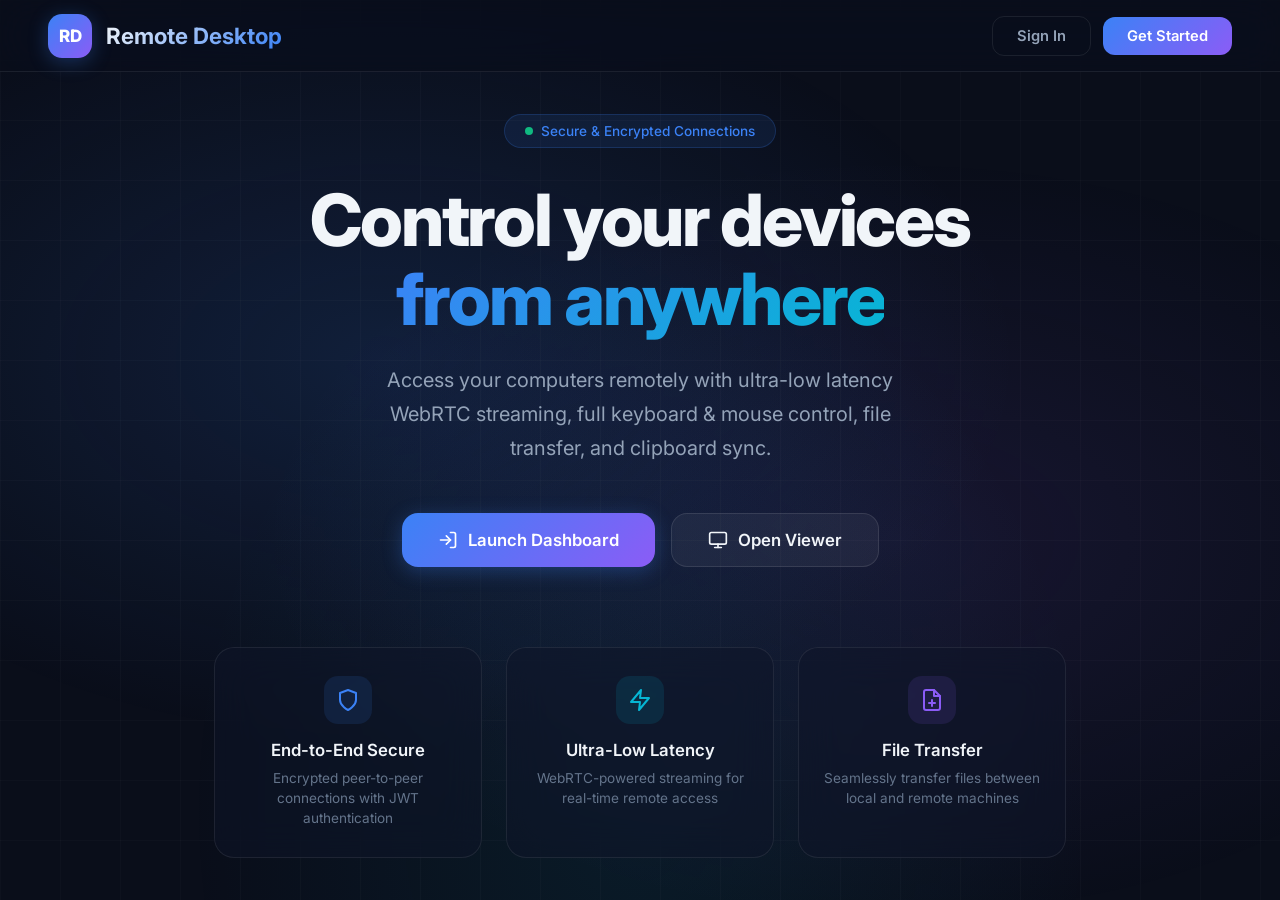
<file: index.html>
<!DOCTYPE html>
<html lang="en">
<head>
    <meta charset="UTF-8">
    <title>Remote Desktop — Secure Remote Access</title>
    <meta name="description" content="Remote Desktop — Securely connect, control, and manage your devices from anywhere.">
    <meta name="viewport" content="width=device-width, initial-scale=1.0">
    <link href="https://fonts.googleapis.com/css2?family=Inter:wght@300;400;500;600;700;800;900&display=swap" rel="stylesheet">
    <style>
        *, *::before, *::after { box-sizing: border-box; margin: 0; padding: 0; }

        :root {
            --bg-primary: #0a0e1a;
            --bg-card: rgba(15, 20, 40, 0.5);
            --border-glass: rgba(255, 255, 255, 0.08);
            --accent-blue: #3b82f6;
            --accent-cyan: #06b6d4;
            --accent-purple: #8b5cf6;
            --accent-green: #10b981;
            --text-primary: #f1f5f9;
            --text-secondary: #94a3b8;
            --text-muted: #64748b;
        }

        body {
            font-family: 'Inter', -apple-system, BlinkMacSystemFont, sans-serif;
            background: var(--bg-primary);
            color: var(--text-primary);
            min-height: 100vh;
            overflow-x: hidden;
            position: relative;
        }

        .bg-gradient {
            position: fixed;
            top: 0; left: 0; width: 100%; height: 100%;
            background:
                radial-gradient(ellipse at 30% 40%, rgba(59, 130, 246, 0.15) 0%, transparent 50%),
                radial-gradient(ellipse at 70% 60%, rgba(139, 92, 246, 0.1) 0%, transparent 50%),
                radial-gradient(ellipse at 50% 90%, rgba(6, 182, 212, 0.08) 0%, transparent 50%);
            animation: gradientShift 15s ease-in-out infinite alternate;
            z-index: 0;
        }

        @keyframes gradientShift {
            0% { transform: scale(1); }
            50% { transform: scale(1.1) rotate(2deg); }
            100% { transform: scale(1); }
        }

        .bg-grid {
            position: fixed;
            top: 0; left: 0; width: 100%; height: 100%;
            background-image:
                linear-gradient(rgba(255,255,255,0.02) 1px, transparent 1px),
                linear-gradient(90deg, rgba(255,255,255,0.02) 1px, transparent 1px);
            background-size: 60px 60px;
            z-index: 0;
        }

        .particles {
            position: fixed;
            top: 0; left: 0; width: 100%; height: 100%;
            z-index: 0;
            pointer-events: none;
        }

        .particle {
            position: absolute;
            border-radius: 50%;
            animation: floatParticle linear infinite;
            opacity: 0;
        }

        @keyframes floatParticle {
            0% { transform: translateY(100vh) scale(0); opacity: 0; }
            10% { opacity: 1; }
            90% { opacity: 1; }
            100% { transform: translateY(-10vh) scale(1); opacity: 0; }
        }

        /* Navbar */
        .navbar {
            position: fixed;
            top: 0; left: 0; right: 0;
            height: 72px;
            background: rgba(10, 14, 26, 0.75);
            backdrop-filter: blur(20px) saturate(180%);
            -webkit-backdrop-filter: blur(20px) saturate(180%);
            border-bottom: 1px solid var(--border-glass);
            display: flex;
            align-items: center;
            justify-content: space-between;
            padding: 0 48px;
            z-index: 100;
        }

        .logo {
            display: flex;
            align-items: center;
            gap: 14px;
            text-decoration: none;
        }

        .logo-icon {
            width: 44px; height: 44px;
            background: linear-gradient(135deg, var(--accent-blue), var(--accent-purple));
            border-radius: 14px;
            display: flex;
            align-items: center;
            justify-content: center;
            font-weight: 800;
            font-size: 17px;
            color: #fff;
            box-shadow: 0 4px 20px rgba(59, 130, 246, 0.3);
            transition: transform 0.3s ease;
        }

        .logo:hover .logo-icon {
            transform: scale(1.08) rotate(-3deg);
        }

        .logo-text {
            font-size: 1.4em;
            font-weight: 700;
            background: linear-gradient(135deg, var(--text-primary), var(--accent-blue));
            -webkit-background-clip: text;
            -webkit-text-fill-color: transparent;
            background-clip: text;
        }

        .nav-actions {
            display: flex;
            gap: 12px;
            align-items: center;
        }

        .nav-btn {
            padding: 10px 24px;
            border-radius: 12px;
            font-size: 0.92em;
            font-weight: 600;
            font-family: 'Inter', sans-serif;
            cursor: pointer;
            text-decoration: none;
            transition: all 0.3s ease;
            border: none;
        }

        .nav-btn.ghost {
            background: transparent;
            color: var(--text-secondary);
            border: 1.5px solid var(--border-glass);
        }

        .nav-btn.ghost:hover {
            background: rgba(255,255,255,0.05);
            color: var(--text-primary);
            border-color: rgba(255,255,255,0.15);
        }

        .nav-btn.primary {
            background: linear-gradient(135deg, var(--accent-blue), var(--accent-purple));
            color: #fff;
        }

        .nav-btn.primary:hover {
            transform: translateY(-2px);
            box-shadow: 0 6px 25px rgba(59, 130, 246, 0.4);
        }

        /* Hero Section */
        .hero {
            position: relative;
            z-index: 1;
            display: flex;
            flex-direction: column;
            align-items: center;
            justify-content: center;
            min-height: 100vh;
            padding: 72px 24px 0;
            text-align: center;
        }

        .hero-badge {
            display: inline-flex;
            align-items: center;
            gap: 8px;
            padding: 8px 20px;
            background: rgba(59, 130, 246, 0.1);
            border: 1px solid rgba(59, 130, 246, 0.2);
            border-radius: 50px;
            font-size: 0.85em;
            font-weight: 500;
            color: var(--accent-blue);
            margin-bottom: 32px;
            animation: fadeUp 0.6s cubic-bezier(0.16, 1, 0.3, 1) forwards;
            animation-delay: 0.1s;
            opacity: 0;
        }

        .hero-badge .dot {
            width: 8px; height: 8px;
            background: var(--accent-green);
            border-radius: 50%;
            animation: blink 2s ease-in-out infinite;
        }

        @keyframes blink {
            0%, 100% { opacity: 1; }
            50% { opacity: 0.3; }
        }

        .hero h1 {
            font-size: clamp(2.5em, 6vw, 4.5em);
            font-weight: 800;
            line-height: 1.1;
            letter-spacing: -0.03em;
            margin-bottom: 24px;
            max-width: 800px;
            animation: fadeUp 0.6s cubic-bezier(0.16, 1, 0.3, 1) forwards;
            animation-delay: 0.2s;
            opacity: 0;
        }

        .hero h1 .gradient-text {
            background: linear-gradient(135deg, var(--accent-blue), var(--accent-cyan), var(--accent-purple));
            -webkit-background-clip: text;
            -webkit-text-fill-color: transparent;
            background-clip: text;
            background-size: 200% 200%;
            animation: textGradient 5s ease infinite;
        }

        @keyframes textGradient {
            0%, 100% { background-position: 0% 50%; }
            50% { background-position: 100% 50%; }
        }

        .hero-subtitle {
            font-size: clamp(1em, 2vw, 1.25em);
            color: var(--text-secondary);
            max-width: 560px;
            line-height: 1.7;
            margin-bottom: 48px;
            font-weight: 400;
            animation: fadeUp 0.6s cubic-bezier(0.16, 1, 0.3, 1) forwards;
            animation-delay: 0.3s;
            opacity: 0;
        }

        .hero-cta {
            display: flex;
            gap: 16px;
            flex-wrap: wrap;
            justify-content: center;
            animation: fadeUp 0.6s cubic-bezier(0.16, 1, 0.3, 1) forwards;
            animation-delay: 0.4s;
            opacity: 0;
        }

        .cta-btn {
            padding: 16px 36px;
            border-radius: 16px;
            font-size: 1.05em;
            font-weight: 600;
            font-family: 'Inter', sans-serif;
            cursor: pointer;
            text-decoration: none;
            transition: all 0.3s ease;
            display: inline-flex;
            align-items: center;
            gap: 10px;
            border: none;
        }

        .cta-btn.primary {
            background: linear-gradient(135deg, var(--accent-blue), var(--accent-purple));
            color: #fff;
            box-shadow: 0 4px 20px rgba(59, 130, 246, 0.3);
            position: relative;
            overflow: hidden;
        }

        .cta-btn.primary::before {
            content: '';
            position: absolute;
            top: 0; left: -100%;
            width: 100%; height: 100%;
            background: linear-gradient(90deg, transparent, rgba(255,255,255,0.15), transparent);
            transition: left 0.5s ease;
        }

        .cta-btn.primary:hover {
            transform: translateY(-3px);
            box-shadow: 0 8px 35px rgba(59, 130, 246, 0.45);
        }

        .cta-btn.primary:hover::before { left: 100%; }

        .cta-btn.secondary {
            background: rgba(255,255,255,0.05);
            color: var(--text-primary);
            border: 1.5px solid rgba(255,255,255,0.1);
        }

        .cta-btn.secondary:hover {
            background: rgba(255,255,255,0.1);
            transform: translateY(-3px);
            border-color: rgba(255,255,255,0.2);
        }

        .cta-btn svg {
            width: 20px; height: 20px;
        }

        /* Features */
        .features {
            display: grid;
            grid-template-columns: repeat(3, 1fr);
            gap: 24px;
            max-width: 900px;
            margin: 80px auto 0;
            padding: 0 24px;
            animation: fadeUp 0.6s cubic-bezier(0.16, 1, 0.3, 1) forwards;
            animation-delay: 0.6s;
            opacity: 0;
        }

        .feature-card {
            background: var(--bg-card);
            backdrop-filter: blur(20px);
            -webkit-backdrop-filter: blur(20px);
            border: 1px solid var(--border-glass);
            border-radius: 20px;
            padding: 28px 24px;
            text-align: center;
            transition: all 0.3s ease;
        }

        .feature-card:hover {
            transform: translateY(-6px);
            border-color: rgba(59,130,246,0.2);
            box-shadow: 0 12px 40px rgba(59,130,246,0.1);
        }

        .feature-icon {
            width: 48px; height: 48px;
            border-radius: 14px;
            display: flex;
            align-items: center;
            justify-content: center;
            margin: 0 auto 16px;
        }

        .feature-icon svg {
            width: 24px; height: 24px;
        }

        .feature-card h3 {
            font-size: 1.05em;
            font-weight: 600;
            margin-bottom: 8px;
            color: var(--text-primary);
        }

        .feature-card p {
            font-size: 0.85em;
            color: var(--text-muted);
            line-height: 1.5;
        }

        @keyframes fadeUp {
            from { opacity: 0; transform: translateY(30px); }
            to { opacity: 1; transform: translateY(0); }
        }

        @media (max-width: 768px) {
            .navbar { padding: 0 20px; }
            .features { grid-template-columns: 1fr; max-width: 400px; }
            .hero-cta { flex-direction: column; align-items: center; }
            .cta-btn { width: 100%; max-width: 300px; justify-content: center; }
        }
    </style>
</head>
<body>

<div class="bg-gradient"></div>
<div class="bg-grid"></div>
<div class="particles" id="particles"></div>

<nav class="navbar">
    <a href="/" class="logo">
        <div class="logo-icon">RD</div>
        <span class="logo-text">Remote Desktop</span>
    </a>
    <div class="nav-actions">
        <a href="/login" class="nav-btn ghost">Sign In</a>
        <a href="/register" class="nav-btn primary">Get Started</a>
    </div>
</nav>

<section class="hero">
    <div class="hero-badge">
        <span class="dot"></span>
        Secure & Encrypted Connections
    </div>
    <h1>Control your devices<br><span class="gradient-text">from anywhere</span></h1>
    <p class="hero-subtitle">
        Access your computers remotely with ultra-low latency WebRTC streaming, 
        full keyboard & mouse control, file transfer, and clipboard sync.
    </p>
    <div class="hero-cta">
        <a href="/login" class="cta-btn primary">
            <svg viewBox="0 0 24 24" fill="none" stroke="currentColor" stroke-width="2" stroke-linecap="round" stroke-linejoin="round">
                <path d="M15 3h4a2 2 0 0 1 2 2v14a2 2 0 0 1-2 2h-4"/>
                <polyline points="10 17 15 12 10 7"/>
                <line x1="15" y1="12" x2="3" y2="12"/>
            </svg>
            Launch Dashboard
        </a>
        <a href="/viewer" class="cta-btn secondary">
            <svg viewBox="0 0 24 24" fill="none" stroke="currentColor" stroke-width="2" stroke-linecap="round" stroke-linejoin="round">
                <rect x="2" y="3" width="20" height="14" rx="2" ry="2"/>
                <line x1="8" y1="21" x2="16" y2="21"/>
                <line x1="12" y1="17" x2="12" y2="21"/>
            </svg>
            Open Viewer
        </a>
    </div>

    <div class="features">
        <div class="feature-card">
            <div class="feature-icon" style="background: rgba(59,130,246,0.12);">
                <svg viewBox="0 0 24 24" fill="none" stroke="#3b82f6" stroke-width="2" stroke-linecap="round" stroke-linejoin="round">
                    <path d="M12 22s8-4 8-10V5l-8-3-8 3v7c0 6 8 10 8 10z"/>
                </svg>
            </div>
            <h3>End-to-End Secure</h3>
            <p>Encrypted peer-to-peer connections with JWT authentication</p>
        </div>
        <div class="feature-card">
            <div class="feature-icon" style="background: rgba(6,182,212,0.12);">
                <svg viewBox="0 0 24 24" fill="none" stroke="#06b6d4" stroke-width="2" stroke-linecap="round" stroke-linejoin="round">
                    <polygon points="13 2 3 14 12 14 11 22 21 10 12 10 13 2"/>
                </svg>
            </div>
            <h3>Ultra-Low Latency</h3>
            <p>WebRTC-powered streaming for real-time remote access</p>
        </div>
        <div class="feature-card">
            <div class="feature-icon" style="background: rgba(139,92,246,0.12);">
                <svg viewBox="0 0 24 24" fill="none" stroke="#8b5cf6" stroke-width="2" stroke-linecap="round" stroke-linejoin="round">
                    <path d="M14 2H6a2 2 0 0 0-2 2v16a2 2 0 0 0 2 2h12a2 2 0 0 0 2-2V8z"/>
                    <polyline points="14 2 14 8 20 8"/>
                    <line x1="12" y1="18" x2="12" y2="12"/>
                    <line x1="9" y1="15" x2="15" y2="15"/>
                </svg>
            </div>
            <h3>File Transfer</h3>
            <p>Seamlessly transfer files between local and remote machines</p>
        </div>
    </div>
</section>

<script>
(function() {
    const container = document.getElementById('particles');
    const colors = ['rgba(59,130,246,0.3)', 'rgba(139,92,246,0.25)', 'rgba(6,182,212,0.3)', 'rgba(16,185,129,0.2)'];
    for (let i = 0; i < 40; i++) {
        const p = document.createElement('div');
        p.className = 'particle';
        const size = Math.random() * 4 + 1;
        p.style.cssText = `
            width: ${size}px; height: ${size}px;
            left: ${Math.random() * 100}%;
            background: ${colors[Math.floor(Math.random() * colors.length)]};
            animation-duration: ${Math.random() * 20 + 10}s;
            animation-delay: ${Math.random() * 10}s;
        `;
        container.appendChild(p);
    }
})();

// Auto-redirect if already logged in
if (localStorage.getItem('token')) {
    // User is already logged in, show "Go to Dashboard" more prominently
}
</script>
</body>
</html>
</file>
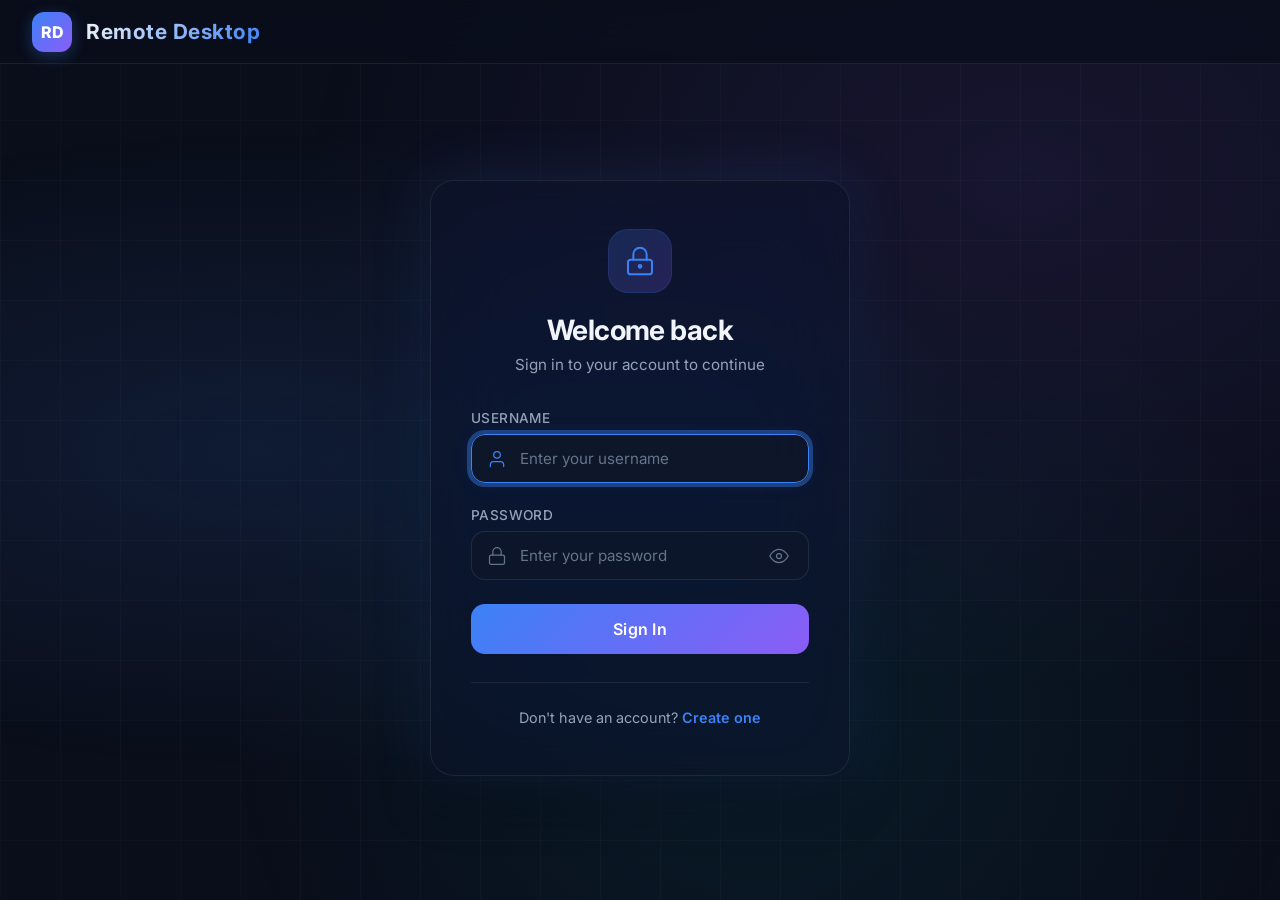
<file: login.html>
<!DOCTYPE html>
<html lang="en">
<head>
    <meta charset="UTF-8">
    <title>Login — Remote Desktop</title>
    <meta name="description" content="Sign in to your Remote Desktop dashboard to access and control your devices remotely.">
    <meta name="viewport" content="width=device-width, initial-scale=1.0">
    <link href="https://fonts.googleapis.com/css2?family=Inter:wght@300;400;500;600;700;800&display=swap" rel="stylesheet">
    <style>
        *, *::before, *::after { box-sizing: border-box; margin: 0; padding: 0; }

        :root {
            --bg-primary: #0a0e1a;
            --bg-card: rgba(15, 20, 40, 0.65);
            --border-glass: rgba(255, 255, 255, 0.08);
            --accent-blue: #3b82f6;
            --accent-cyan: #06b6d4;
            --accent-purple: #8b5cf6;
            --accent-green: #10b981;
            --text-primary: #f1f5f9;
            --text-secondary: #94a3b8;
            --text-muted: #64748b;
            --input-bg: rgba(15, 23, 42, 0.7);
            --input-border: rgba(148, 163, 184, 0.15);
            --input-focus: rgba(59, 130, 246, 0.4);
            --error-red: #ef4444;
            --shadow-glow: 0 0 60px rgba(59, 130, 246, 0.15);
        }

        body {
            font-family: 'Inter', -apple-system, BlinkMacSystemFont, sans-serif;
            background: var(--bg-primary);
            color: var(--text-primary);
            min-height: 100vh;
            overflow: hidden;
            position: relative;
        }

        /* Animated gradient background */
        .bg-gradient {
            position: fixed;
            top: 0; left: 0; width: 100%; height: 100%;
            background:
                radial-gradient(ellipse at 20% 50%, rgba(59, 130, 246, 0.12) 0%, transparent 50%),
                radial-gradient(ellipse at 80% 20%, rgba(139, 92, 246, 0.1) 0%, transparent 50%),
                radial-gradient(ellipse at 60% 80%, rgba(6, 182, 212, 0.08) 0%, transparent 50%);
            animation: gradientShift 12s ease-in-out infinite alternate;
            z-index: 0;
        }

        @keyframes gradientShift {
            0% { transform: scale(1) rotate(0deg); opacity: 1; }
            50% { transform: scale(1.05) rotate(1deg); opacity: 0.9; }
            100% { transform: scale(1) rotate(-1deg); opacity: 1; }
        }

        /* Grid pattern overlay */
        .bg-grid {
            position: fixed;
            top: 0; left: 0; width: 100%; height: 100%;
            background-image:
                linear-gradient(rgba(255,255,255,0.02) 1px, transparent 1px),
                linear-gradient(90deg, rgba(255,255,255,0.02) 1px, transparent 1px);
            background-size: 60px 60px;
            z-index: 0;
        }

        /* Floating particles */
        .particles {
            position: fixed;
            top: 0; left: 0; width: 100%; height: 100%;
            z-index: 0;
            pointer-events: none;
        }

        .particle {
            position: absolute;
            border-radius: 50%;
            animation: floatParticle linear infinite;
            opacity: 0;
        }

        @keyframes floatParticle {
            0% { transform: translateY(100vh) scale(0); opacity: 0; }
            10% { opacity: 1; }
            90% { opacity: 1; }
            100% { transform: translateY(-10vh) scale(1); opacity: 0; }
        }

        /* Navbar */
        .navbar {
            position: fixed;
            top: 0; left: 0; right: 0;
            height: 64px;
            background: rgba(10, 14, 26, 0.8);
            backdrop-filter: blur(20px) saturate(180%);
            -webkit-backdrop-filter: blur(20px) saturate(180%);
            border-bottom: 1px solid var(--border-glass);
            display: flex;
            align-items: center;
            padding: 0 32px;
            z-index: 100;
        }

        .logo {
            display: flex;
            align-items: center;
            gap: 14px;
            text-decoration: none;
        }

        .logo-icon {
            width: 40px; height: 40px;
            background: linear-gradient(135deg, var(--accent-blue), var(--accent-purple));
            border-radius: 12px;
            display: flex;
            align-items: center;
            justify-content: center;
            font-weight: 800;
            font-size: 16px;
            color: #fff;
            box-shadow: 0 4px 15px rgba(59, 130, 246, 0.3);
            transition: transform 0.3s ease, box-shadow 0.3s ease;
        }

        .logo:hover .logo-icon {
            transform: scale(1.08) rotate(-3deg);
            box-shadow: 0 6px 25px rgba(59, 130, 246, 0.4);
        }

        .logo-text {
            font-size: 1.3em;
            font-weight: 700;
            background: linear-gradient(135deg, var(--text-primary), var(--accent-blue));
            -webkit-background-clip: text;
            -webkit-text-fill-color: transparent;
            background-clip: text;
            letter-spacing: 0.5px;
        }

        /* Main container */
        .login-container {
            display: flex;
            align-items: center;
            justify-content: center;
            min-height: 100vh;
            padding: 80px 24px 24px;
            position: relative;
            z-index: 1;
        }

        /* Login card */
        .login-card {
            width: 100%;
            max-width: 420px;
            background: var(--bg-card);
            backdrop-filter: blur(40px) saturate(180%);
            -webkit-backdrop-filter: blur(40px) saturate(180%);
            border: 1px solid var(--border-glass);
            border-radius: 24px;
            padding: 48px 40px;
            box-shadow: var(--shadow-glow), 0 25px 50px rgba(0,0,0,0.4);
            animation: cardAppear 0.6s cubic-bezier(0.16, 1, 0.3, 1) forwards;
            opacity: 0;
            transform: translateY(30px);
        }

        @keyframes cardAppear {
            to { opacity: 1; transform: translateY(0); }
        }

        .card-header {
            text-align: center;
            margin-bottom: 36px;
        }

        .card-header .icon-wrapper {
            width: 64px; height: 64px;
            margin: 0 auto 20px;
            background: linear-gradient(135deg, rgba(59,130,246,0.2), rgba(139,92,246,0.2));
            border-radius: 20px;
            display: flex;
            align-items: center;
            justify-content: center;
            border: 1px solid rgba(59,130,246,0.15);
            animation: iconPulse 3s ease-in-out infinite;
        }

        @keyframes iconPulse {
            0%, 100% { box-shadow: 0 0 0 0 rgba(59,130,246,0.1); }
            50% { box-shadow: 0 0 0 12px rgba(59,130,246,0); }
        }

        .card-header .icon-wrapper svg {
            width: 32px; height: 32px;
        }

        .card-header h1 {
            font-size: 1.75em;
            font-weight: 700;
            color: var(--text-primary);
            letter-spacing: -0.02em;
            margin-bottom: 8px;
        }

        .card-header p {
            color: var(--text-secondary);
            font-size: 0.95em;
            font-weight: 400;
        }

        /* Form */
        .form-group {
            margin-bottom: 24px;
            position: relative;
        }

        .form-group label {
            display: block;
            font-size: 0.85em;
            font-weight: 500;
            color: var(--text-secondary);
            margin-bottom: 8px;
            letter-spacing: 0.03em;
            text-transform: uppercase;
        }

        .input-wrapper {
            position: relative;
        }

        .input-wrapper .input-icon {
            position: absolute;
            left: 16px;
            top: 50%;
            transform: translateY(-50%);
            width: 20px; height: 20px;
            color: var(--text-muted);
            pointer-events: none;
            transition: color 0.3s ease;
        }

        .input-wrapper input {
            width: 100%;
            padding: 14px 16px 14px 48px;
            background: var(--input-bg);
            border: 1.5px solid var(--input-border);
            border-radius: 14px;
            color: var(--text-primary);
            font-size: 0.95em;
            font-family: 'Inter', sans-serif;
            outline: none;
            transition: all 0.3s ease;
        }

        .input-wrapper input::placeholder {
            color: var(--text-muted);
        }

        .input-wrapper input:focus {
            border-color: var(--accent-blue);
            box-shadow: 0 0 0 4px var(--input-focus), 0 0 20px rgba(59,130,246,0.1);
            background: rgba(15, 23, 42, 0.9);
        }

        .input-wrapper input:focus ~ .input-icon {
            color: var(--accent-blue);
        }

        .password-toggle {
            position: absolute;
            right: 16px;
            top: 50%;
            transform: translateY(-50%);
            background: none;
            border: none;
            color: var(--text-muted);
            cursor: pointer;
            padding: 4px;
            display: flex;
            align-items: center;
            transition: color 0.2s;
        }

        .password-toggle:hover {
            color: var(--text-primary);
        }

        /* Error message */
        .error-msg {
            background: rgba(239, 68, 68, 0.1);
            border: 1px solid rgba(239, 68, 68, 0.2);
            color: #fca5a5;
            border-radius: 12px;
            padding: 12px 16px;
            text-align: center;
            font-size: 0.9em;
            margin-bottom: 20px;
            display: none;
            animation: errorShake 0.4s ease;
        }

        @keyframes errorShake {
            0%, 100% { transform: translateX(0); }
            25% { transform: translateX(-6px); }
            75% { transform: translateX(6px); }
        }

        /* Submit button */
        .btn-submit {
            width: 100%;
            padding: 15px 24px;
            background: linear-gradient(135deg, var(--accent-blue), var(--accent-purple));
            border: none;
            border-radius: 14px;
            color: #fff;
            font-size: 1em;
            font-weight: 600;
            font-family: 'Inter', sans-serif;
            cursor: pointer;
            position: relative;
            overflow: hidden;
            transition: all 0.3s ease;
            letter-spacing: 0.02em;
        }

        .btn-submit::before {
            content: '';
            position: absolute;
            top: 0; left: -100%;
            width: 100%; height: 100%;
            background: linear-gradient(90deg, transparent, rgba(255,255,255,0.15), transparent);
            transition: left 0.5s ease;
        }

        .btn-submit:hover {
            transform: translateY(-2px);
            box-shadow: 0 8px 30px rgba(59, 130, 246, 0.4);
        }

        .btn-submit:hover::before {
            left: 100%;
        }

        .btn-submit:active {
            transform: translateY(0);
        }

        .btn-submit.loading {
            pointer-events: none;
            opacity: 0.8;
        }

        .btn-submit .spinner {
            display: none;
            width: 20px; height: 20px;
            border: 2.5px solid rgba(255,255,255,0.3);
            border-top-color: #fff;
            border-radius: 50%;
            animation: spin 0.7s linear infinite;
            margin: 0 auto;
        }

        .btn-submit.loading .btn-text { display: none; }
        .btn-submit.loading .spinner { display: inline-block; }

        @keyframes spin {
            to { transform: rotate(360deg); }
        }

        /* Footer link */
        .card-footer {
            text-align: center;
            margin-top: 28px;
            padding-top: 24px;
            border-top: 1px solid var(--border-glass);
        }

        .card-footer a {
            color: var(--text-secondary);
            font-size: 0.9em;
            text-decoration: none;
            transition: color 0.2s;
        }

        .card-footer a span {
            color: var(--accent-blue);
            font-weight: 600;
        }

        .card-footer a:hover {
            color: var(--text-primary);
        }

        .card-footer a:hover span {
            text-decoration: underline;
        }

        /* Responsive */
        @media (max-width: 480px) {
            .login-card {
                padding: 36px 24px;
                border-radius: 20px;
            }
            .navbar { padding: 0 20px; }
        }
    </style>
</head>
<body>

<div class="bg-gradient"></div>
<div class="bg-grid"></div>
<div class="particles" id="particles"></div>

<nav class="navbar">
    <a href="/" class="logo">
        <div class="logo-icon">RD</div>
        <span class="logo-text">Remote Desktop</span>
    </a>
</nav>

<div class="login-container">
    <div class="login-card">
        <div class="card-header">
            <div class="icon-wrapper">
                <svg viewBox="0 0 24 24" fill="none" stroke="currentColor" stroke-width="1.5" stroke-linecap="round" stroke-linejoin="round" style="color: var(--accent-blue);">
                    <rect x="3" y="11" width="18" height="11" rx="2" ry="2"/>
                    <path d="M7 11V7a5 5 0 0 1 10 0v4"/>
                    <circle cx="12" cy="16" r="1"/>
                </svg>
            </div>
            <h1>Welcome back</h1>
            <p>Sign in to your account to continue</p>
        </div>

        <div class="error-msg" id="errorMsg"></div>

        <form id="loginForm" autocomplete="off">
            <div class="form-group">
                <label for="username">Username</label>
                <div class="input-wrapper">
                    <input type="text" id="username" name="username" placeholder="Enter your username" required autofocus>
                    <svg class="input-icon" viewBox="0 0 24 24" fill="none" stroke="currentColor" stroke-width="1.5" stroke-linecap="round" stroke-linejoin="round">
                        <path d="M20 21v-2a4 4 0 0 0-4-4H8a4 4 0 0 0-4 4v2"/>
                        <circle cx="12" cy="7" r="4"/>
                    </svg>
                </div>
            </div>

            <div class="form-group">
                <label for="password">Password</label>
                <div class="input-wrapper">
                    <input type="password" id="password" name="password" placeholder="Enter your password" required>
                    <svg class="input-icon" viewBox="0 0 24 24" fill="none" stroke="currentColor" stroke-width="1.5" stroke-linecap="round" stroke-linejoin="round">
                        <rect x="3" y="11" width="18" height="11" rx="2" ry="2"/>
                        <path d="M7 11V7a5 5 0 0 1 10 0v4"/>
                    </svg>
                    <button type="button" class="password-toggle" id="togglePassword" tabindex="-1" aria-label="Toggle password visibility">
                        <svg width="20" height="20" viewBox="0 0 24 24" fill="none" stroke="currentColor" stroke-width="1.5" stroke-linecap="round" stroke-linejoin="round">
                            <path d="M1 12s4-8 11-8 11 8 11 8-4 8-11 8-11-8-11-8z"/>
                            <circle cx="12" cy="12" r="3"/>
                        </svg>
                    </button>
                </div>
            </div>

            <button type="submit" class="btn-submit" id="submitBtn">
                <span class="btn-text">Sign In</span>
                <span class="spinner"></span>
            </button>
        </form>

        <div class="card-footer">
            <a href="/register">Don't have an account? <span>Create one</span></a>
        </div>
    </div>
</div>

<script>
// Particles
(function() {
    const container = document.getElementById('particles');
    const colors = ['rgba(59,130,246,0.3)', 'rgba(139,92,246,0.3)', 'rgba(6,182,212,0.3)', 'rgba(16,185,129,0.25)'];
    for (let i = 0; i < 30; i++) {
        const p = document.createElement('div');
        p.className = 'particle';
        const size = Math.random() * 4 + 1;
        p.style.cssText = `
            width: ${size}px; height: ${size}px;
            left: ${Math.random() * 100}%;
            background: ${colors[Math.floor(Math.random() * colors.length)]};
            animation-duration: ${Math.random() * 15 + 10}s;
            animation-delay: ${Math.random() * 10}s;
        `;
        container.appendChild(p);
    }
})();

// Check for expired session notice
(function() {
    const params = new URLSearchParams(window.location.search);
    if (params.get('expired') === 'true') {
        const errorMsg = document.getElementById('errorMsg');
        if (errorMsg) {
            errorMsg.textContent = 'Your session has expired. Please sign in again to continue.';
            errorMsg.style.backgroundColor = 'rgba(245, 158, 11, 0.15)';
            errorMsg.style.borderColor = 'rgba(245, 158, 11, 0.35)';
            errorMsg.style.color = '#fbbf24';
            errorMsg.style.display = 'block';
        }
    }
})();

// Password toggle
document.getElementById('togglePassword').addEventListener('click', function() {
    const pwd = document.getElementById('password');
    const isPassword = pwd.type === 'password';
    pwd.type = isPassword ? 'text' : 'password';
    this.querySelector('svg').innerHTML = isPassword
        ? '<path d="M17.94 17.94A10.07 10.07 0 0 1 12 20c-7 0-11-8-11-8a18.45 18.45 0 0 1 5.06-5.94M9.9 4.24A9.12 9.12 0 0 1 12 4c7 0 11 8 11 8a18.5 18.5 0 0 1-2.16 3.19m-6.72-1.07a3 3 0 1 1-4.24-4.24"/><line x1="1" y1="1" x2="23" y2="23"/>'
        : '<path d="M1 12s4-8 11-8 11 8 11 8-4 8-11 8-11-8-11-8z"/><circle cx="12" cy="12" r="3"/>';
});

// Login form
document.getElementById('loginForm').addEventListener('submit', async function(e) {
    e.preventDefault();
    const username = document.getElementById('username').value;
    const password = document.getElementById('password').value;
    const errorMsg = document.getElementById('errorMsg');
    const submitBtn = document.getElementById('submitBtn');

    errorMsg.style.display = 'none';
    submitBtn.classList.add('loading');

    try {
        const res = await fetch('/api/auth/login', {
            method: 'POST',
            headers: { 'Content-Type': 'application/json' },
            credentials: 'include',   // receive HttpOnly refresh cookie
            body: JSON.stringify({ username, password })
        });
        if (res.status === 429) {
            errorMsg.textContent = 'Too many login attempts. Please wait a minute.';
            errorMsg.style.display = 'block';
            submitBtn.classList.remove('loading');
            return;
        }
        const data = await res.json();
        if (res.ok && data.access_token) {
            // Store access token in memory via localStorage (dev compat).
            // In production the refresh cookie is HttpOnly — no JS access.
            localStorage.setItem('token', data.access_token);
            window.location.href = '/dashboard';
        } else {
            errorMsg.textContent = data.detail || 'Invalid credentials';
            errorMsg.style.display = 'block';
            submitBtn.classList.remove('loading');
        }
    } catch (err) {
        errorMsg.textContent = 'Connection failed. Please try again.';
        errorMsg.style.display = 'block';
        submitBtn.classList.remove('loading');
    }
});
</script>
</body>
</html>
</file>
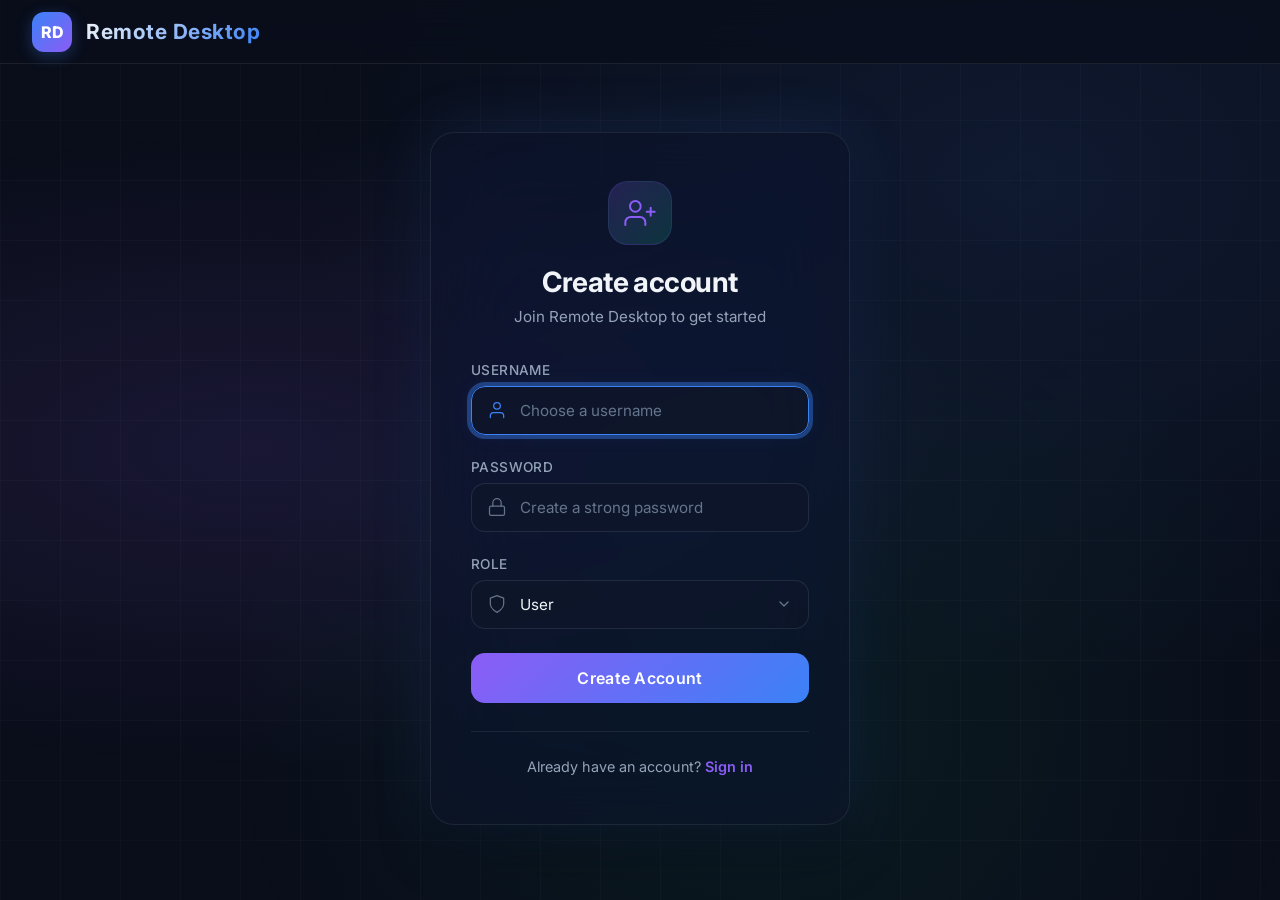
<file: register.html>
<!DOCTYPE html>
<html lang="en">
<head>
    <meta charset="UTF-8">
    <title>Register — Remote Desktop</title>
    <meta name="description" content="Create a new Remote Desktop account to manage and remotely access your devices.">
    <meta name="viewport" content="width=device-width, initial-scale=1.0">
    <link href="https://fonts.googleapis.com/css2?family=Inter:wght@300;400;500;600;700;800&display=swap" rel="stylesheet">
    <style>
        *, *::before, *::after { box-sizing: border-box; margin: 0; padding: 0; }

        :root {
            --bg-primary: #0a0e1a;
            --bg-card: rgba(15, 20, 40, 0.65);
            --border-glass: rgba(255, 255, 255, 0.08);
            --accent-blue: #3b82f6;
            --accent-cyan: #06b6d4;
            --accent-purple: #8b5cf6;
            --accent-green: #10b981;
            --text-primary: #f1f5f9;
            --text-secondary: #94a3b8;
            --text-muted: #64748b;
            --input-bg: rgba(15, 23, 42, 0.7);
            --input-border: rgba(148, 163, 184, 0.15);
            --input-focus: rgba(59, 130, 246, 0.4);
            --error-red: #ef4444;
            --shadow-glow: 0 0 60px rgba(59, 130, 246, 0.15);
        }

        body {
            font-family: 'Inter', -apple-system, BlinkMacSystemFont, sans-serif;
            background: var(--bg-primary);
            color: var(--text-primary);
            min-height: 100vh;
            overflow: hidden;
            position: relative;
        }

        .bg-gradient {
            position: fixed;
            top: 0; left: 0; width: 100%; height: 100%;
            background:
                radial-gradient(ellipse at 20% 50%, rgba(139, 92, 246, 0.12) 0%, transparent 50%),
                radial-gradient(ellipse at 80% 20%, rgba(59, 130, 246, 0.1) 0%, transparent 50%),
                radial-gradient(ellipse at 60% 80%, rgba(16, 185, 129, 0.08) 0%, transparent 50%);
            animation: gradientShift 12s ease-in-out infinite alternate;
            z-index: 0;
        }

        @keyframes gradientShift {
            0% { transform: scale(1) rotate(0deg); opacity: 1; }
            50% { transform: scale(1.05) rotate(1deg); opacity: 0.9; }
            100% { transform: scale(1) rotate(-1deg); opacity: 1; }
        }

        .bg-grid {
            position: fixed;
            top: 0; left: 0; width: 100%; height: 100%;
            background-image:
                linear-gradient(rgba(255,255,255,0.02) 1px, transparent 1px),
                linear-gradient(90deg, rgba(255,255,255,0.02) 1px, transparent 1px);
            background-size: 60px 60px;
            z-index: 0;
        }

        .particles {
            position: fixed;
            top: 0; left: 0; width: 100%; height: 100%;
            z-index: 0;
            pointer-events: none;
        }

        .particle {
            position: absolute;
            border-radius: 50%;
            animation: floatParticle linear infinite;
            opacity: 0;
        }

        @keyframes floatParticle {
            0% { transform: translateY(100vh) scale(0); opacity: 0; }
            10% { opacity: 1; }
            90% { opacity: 1; }
            100% { transform: translateY(-10vh) scale(1); opacity: 0; }
        }

        .navbar {
            position: fixed;
            top: 0; left: 0; right: 0;
            height: 64px;
            background: rgba(10, 14, 26, 0.8);
            backdrop-filter: blur(20px) saturate(180%);
            -webkit-backdrop-filter: blur(20px) saturate(180%);
            border-bottom: 1px solid var(--border-glass);
            display: flex;
            align-items: center;
            padding: 0 32px;
            z-index: 100;
        }

        .logo {
            display: flex;
            align-items: center;
            gap: 14px;
            text-decoration: none;
        }

        .logo-icon {
            width: 40px; height: 40px;
            background: linear-gradient(135deg, var(--accent-blue), var(--accent-purple));
            border-radius: 12px;
            display: flex;
            align-items: center;
            justify-content: center;
            font-weight: 800;
            font-size: 16px;
            color: #fff;
            box-shadow: 0 4px 15px rgba(59, 130, 246, 0.3);
            transition: transform 0.3s ease, box-shadow 0.3s ease;
        }

        .logo:hover .logo-icon {
            transform: scale(1.08) rotate(-3deg);
            box-shadow: 0 6px 25px rgba(59, 130, 246, 0.4);
        }

        .logo-text {
            font-size: 1.3em;
            font-weight: 700;
            background: linear-gradient(135deg, var(--text-primary), var(--accent-blue));
            -webkit-background-clip: text;
            -webkit-text-fill-color: transparent;
            background-clip: text;
            letter-spacing: 0.5px;
        }

        .register-container {
            display: flex;
            align-items: center;
            justify-content: center;
            min-height: 100vh;
            padding: 80px 24px 24px;
            position: relative;
            z-index: 1;
        }

        .register-card {
            width: 100%;
            max-width: 420px;
            background: var(--bg-card);
            backdrop-filter: blur(40px) saturate(180%);
            -webkit-backdrop-filter: blur(40px) saturate(180%);
            border: 1px solid var(--border-glass);
            border-radius: 24px;
            padding: 48px 40px;
            box-shadow: var(--shadow-glow), 0 25px 50px rgba(0,0,0,0.4);
            animation: cardAppear 0.6s cubic-bezier(0.16, 1, 0.3, 1) forwards;
            opacity: 0;
            transform: translateY(30px);
        }

        @keyframes cardAppear {
            to { opacity: 1; transform: translateY(0); }
        }

        .card-header {
            text-align: center;
            margin-bottom: 36px;
        }

        .card-header .icon-wrapper {
            width: 64px; height: 64px;
            margin: 0 auto 20px;
            background: linear-gradient(135deg, rgba(139,92,246,0.2), rgba(16,185,129,0.2));
            border-radius: 20px;
            display: flex;
            align-items: center;
            justify-content: center;
            border: 1px solid rgba(139,92,246,0.15);
            animation: iconPulse 3s ease-in-out infinite;
        }

        @keyframes iconPulse {
            0%, 100% { box-shadow: 0 0 0 0 rgba(139,92,246,0.1); }
            50% { box-shadow: 0 0 0 12px rgba(139,92,246,0); }
        }

        .card-header .icon-wrapper svg {
            width: 32px; height: 32px;
        }

        .card-header h1 {
            font-size: 1.75em;
            font-weight: 700;
            color: var(--text-primary);
            letter-spacing: -0.02em;
            margin-bottom: 8px;
        }

        .card-header p {
            color: var(--text-secondary);
            font-size: 0.95em;
            font-weight: 400;
        }

        .form-group {
            margin-bottom: 24px;
            position: relative;
        }

        .form-group label {
            display: block;
            font-size: 0.85em;
            font-weight: 500;
            color: var(--text-secondary);
            margin-bottom: 8px;
            letter-spacing: 0.03em;
            text-transform: uppercase;
        }

        .input-wrapper {
            position: relative;
        }

        .input-wrapper .input-icon {
            position: absolute;
            left: 16px;
            top: 50%;
            transform: translateY(-50%);
            width: 20px; height: 20px;
            color: var(--text-muted);
            pointer-events: none;
            transition: color 0.3s ease;
        }

        .input-wrapper input,
        .input-wrapper select {
            width: 100%;
            padding: 14px 16px 14px 48px;
            background: var(--input-bg);
            border: 1.5px solid var(--input-border);
            border-radius: 14px;
            color: var(--text-primary);
            font-size: 0.95em;
            font-family: 'Inter', sans-serif;
            outline: none;
            transition: all 0.3s ease;
            appearance: none;
            -webkit-appearance: none;
        }

        .input-wrapper select {
            cursor: pointer;
            background-image: url("data:image/svg+xml,%3Csvg xmlns='http://www.w3.org/2000/svg' width='16' height='16' viewBox='0 0 24 24' fill='none' stroke='%2364748b' stroke-width='2' stroke-linecap='round' stroke-linejoin='round'%3E%3Cpolyline points='6 9 12 15 18 9'%3E%3C/polyline%3E%3C/svg%3E");
            background-repeat: no-repeat;
            background-position: right 16px center;
            padding-right: 44px;
        }

        .input-wrapper input::placeholder {
            color: var(--text-muted);
        }

        .input-wrapper input:focus,
        .input-wrapper select:focus {
            border-color: var(--accent-blue);
            box-shadow: 0 0 0 4px var(--input-focus), 0 0 20px rgba(59,130,246,0.1);
            background: rgba(15, 23, 42, 0.9);
        }

        .input-wrapper input:focus ~ .input-icon,
        .input-wrapper select:focus ~ .input-icon {
            color: var(--accent-blue);
        }

        .error-msg {
            background: rgba(239, 68, 68, 0.1);
            border: 1px solid rgba(239, 68, 68, 0.2);
            color: #fca5a5;
            border-radius: 12px;
            padding: 12px 16px;
            text-align: center;
            font-size: 0.9em;
            margin-bottom: 20px;
            display: none;
            animation: errorShake 0.4s ease;
        }

        .success-msg {
            background: rgba(16, 185, 129, 0.1);
            border: 1px solid rgba(16, 185, 129, 0.2);
            color: #6ee7b7;
            border-radius: 12px;
            padding: 12px 16px;
            text-align: center;
            font-size: 0.9em;
            margin-bottom: 20px;
            display: none;
        }

        @keyframes errorShake {
            0%, 100% { transform: translateX(0); }
            25% { transform: translateX(-6px); }
            75% { transform: translateX(6px); }
        }

        .btn-submit {
            width: 100%;
            padding: 15px 24px;
            background: linear-gradient(135deg, var(--accent-purple), var(--accent-blue));
            border: none;
            border-radius: 14px;
            color: #fff;
            font-size: 1em;
            font-weight: 600;
            font-family: 'Inter', sans-serif;
            cursor: pointer;
            position: relative;
            overflow: hidden;
            transition: all 0.3s ease;
            letter-spacing: 0.02em;
        }

        .btn-submit::before {
            content: '';
            position: absolute;
            top: 0; left: -100%;
            width: 100%; height: 100%;
            background: linear-gradient(90deg, transparent, rgba(255,255,255,0.15), transparent);
            transition: left 0.5s ease;
        }

        .btn-submit:hover {
            transform: translateY(-2px);
            box-shadow: 0 8px 30px rgba(139, 92, 246, 0.4);
        }

        .btn-submit:hover::before {
            left: 100%;
        }

        .btn-submit:active {
            transform: translateY(0);
        }

        .btn-submit.loading {
            pointer-events: none;
            opacity: 0.8;
        }

        .btn-submit .spinner {
            display: none;
            width: 20px; height: 20px;
            border: 2.5px solid rgba(255,255,255,0.3);
            border-top-color: #fff;
            border-radius: 50%;
            animation: spin 0.7s linear infinite;
            margin: 0 auto;
        }

        .btn-submit.loading .btn-text { display: none; }
        .btn-submit.loading .spinner { display: inline-block; }

        @keyframes spin {
            to { transform: rotate(360deg); }
        }

        .card-footer {
            text-align: center;
            margin-top: 28px;
            padding-top: 24px;
            border-top: 1px solid var(--border-glass);
        }

        .card-footer a {
            color: var(--text-secondary);
            font-size: 0.9em;
            text-decoration: none;
            transition: color 0.2s;
        }

        .card-footer a span {
            color: var(--accent-purple);
            font-weight: 600;
        }

        .card-footer a:hover {
            color: var(--text-primary);
        }

        .card-footer a:hover span {
            text-decoration: underline;
        }

        @media (max-width: 480px) {
            .register-card {
                padding: 36px 24px;
                border-radius: 20px;
            }
            .navbar { padding: 0 20px; }
        }
    </style>
</head>
<body>

<div class="bg-gradient"></div>
<div class="bg-grid"></div>
<div class="particles" id="particles"></div>

<nav class="navbar">
    <a href="/" class="logo">
        <div class="logo-icon">RD</div>
        <span class="logo-text">Remote Desktop</span>
    </a>
</nav>

<div class="register-container">
    <div class="register-card">
        <div class="card-header">
            <div class="icon-wrapper">
                <svg viewBox="0 0 24 24" fill="none" stroke="currentColor" stroke-width="1.5" stroke-linecap="round" stroke-linejoin="round" style="color: var(--accent-purple);">
                    <path d="M16 21v-2a4 4 0 0 0-4-4H5a4 4 0 0 0-4 4v2"/>
                    <circle cx="8.5" cy="7" r="4"/>
                    <line x1="20" y1="8" x2="20" y2="14"/>
                    <line x1="23" y1="11" x2="17" y2="11"/>
                </svg>
            </div>
            <h1>Create account</h1>
            <p>Join Remote Desktop to get started</p>
        </div>

        <div class="error-msg" id="errorMsg"></div>
        <div class="success-msg" id="successMsg"></div>

        <form id="registerForm" autocomplete="off">
            <div class="form-group">
                <label for="username">Username</label>
                <div class="input-wrapper">
                    <input type="text" id="username" name="username" placeholder="Choose a username" required autofocus>
                    <svg class="input-icon" viewBox="0 0 24 24" fill="none" stroke="currentColor" stroke-width="1.5" stroke-linecap="round" stroke-linejoin="round">
                        <path d="M20 21v-2a4 4 0 0 0-4-4H8a4 4 0 0 0-4 4v2"/>
                        <circle cx="12" cy="7" r="4"/>
                    </svg>
                </div>
            </div>

            <div class="form-group">
                <label for="password">Password</label>
                <div class="input-wrapper">
                    <input type="password" id="password" name="password" placeholder="Create a strong password" required minlength="6">
                    <svg class="input-icon" viewBox="0 0 24 24" fill="none" stroke="currentColor" stroke-width="1.5" stroke-linecap="round" stroke-linejoin="round">
                        <rect x="3" y="11" width="18" height="11" rx="2" ry="2"/>
                        <path d="M7 11V7a5 5 0 0 1 10 0v4"/>
                    </svg>
                </div>
            </div>

            <div class="form-group">
                <label for="role">Role</label>
                <div class="input-wrapper">
                    <select id="role" name="role">
                        <option value="user" selected>User</option>
                    </select>
                    <svg class="input-icon" viewBox="0 0 24 24" fill="none" stroke="currentColor" stroke-width="1.5" stroke-linecap="round" stroke-linejoin="round">
                        <path d="M12 22s8-4 8-10V5l-8-3-8 3v7c0 6 8 10 8 10z"/>
                    </svg>
                </div>
            </div>

            <button type="submit" class="btn-submit" id="submitBtn">
                <span class="btn-text">Create Account</span>
                <span class="spinner"></span>
            </button>
        </form>

        <div class="card-footer">
            <a href="/login">Already have an account? <span>Sign in</span></a>
        </div>
    </div>
</div>

<script>
// Particles
(function() {
    const container = document.getElementById('particles');
    const colors = ['rgba(139,92,246,0.3)', 'rgba(59,130,246,0.3)', 'rgba(16,185,129,0.3)', 'rgba(6,182,212,0.25)'];
    for (let i = 0; i < 30; i++) {
        const p = document.createElement('div');
        p.className = 'particle';
        const size = Math.random() * 4 + 1;
        p.style.cssText = `
            width: ${size}px; height: ${size}px;
            left: ${Math.random() * 100}%;
            background: ${colors[Math.floor(Math.random() * colors.length)]};
            animation-duration: ${Math.random() * 15 + 10}s;
            animation-delay: ${Math.random() * 10}s;
        `;
        container.appendChild(p);
    }
})();

document.getElementById('registerForm').addEventListener('submit', async function(e) {
    e.preventDefault();
    const username = document.getElementById('username').value;
    const password = document.getElementById('password').value;
    const role = document.getElementById('role').value;
    const errorMsg = document.getElementById('errorMsg');
    const successMsg = document.getElementById('successMsg');
    const submitBtn = document.getElementById('submitBtn');

    errorMsg.style.display = 'none';
    successMsg.style.display = 'none';
    submitBtn.classList.add('loading');

    try {
        const res = await fetch('/api/auth/register', {
            method: 'POST',
            headers: {
                'Content-Type': 'application/json',
                'Authorization': 'Bearer ' + (localStorage.getItem('token') || '')
            },
            body: JSON.stringify({ username, password, role })
        });
        if (res.status === 401) {
            localStorage.removeItem('token');
            window.location.href = '/login?expired=true';
            return;
        }
        if (res.ok) {
            successMsg.textContent = 'Account created! Redirecting to login...';
            successMsg.style.display = 'block';
            setTimeout(() => { window.location.href = '/login'; }, 1500);
        } else {
            const data = await res.json();
            errorMsg.textContent = data.detail || 'Registration failed.';
            errorMsg.style.display = 'block';
            submitBtn.classList.remove('loading');
        }
    } catch (err) {
        errorMsg.textContent = 'Connection failed. Please try again.';
        errorMsg.style.display = 'block';
        submitBtn.classList.remove('loading');
    }
});
</script>
</body>
</html>
</file>
